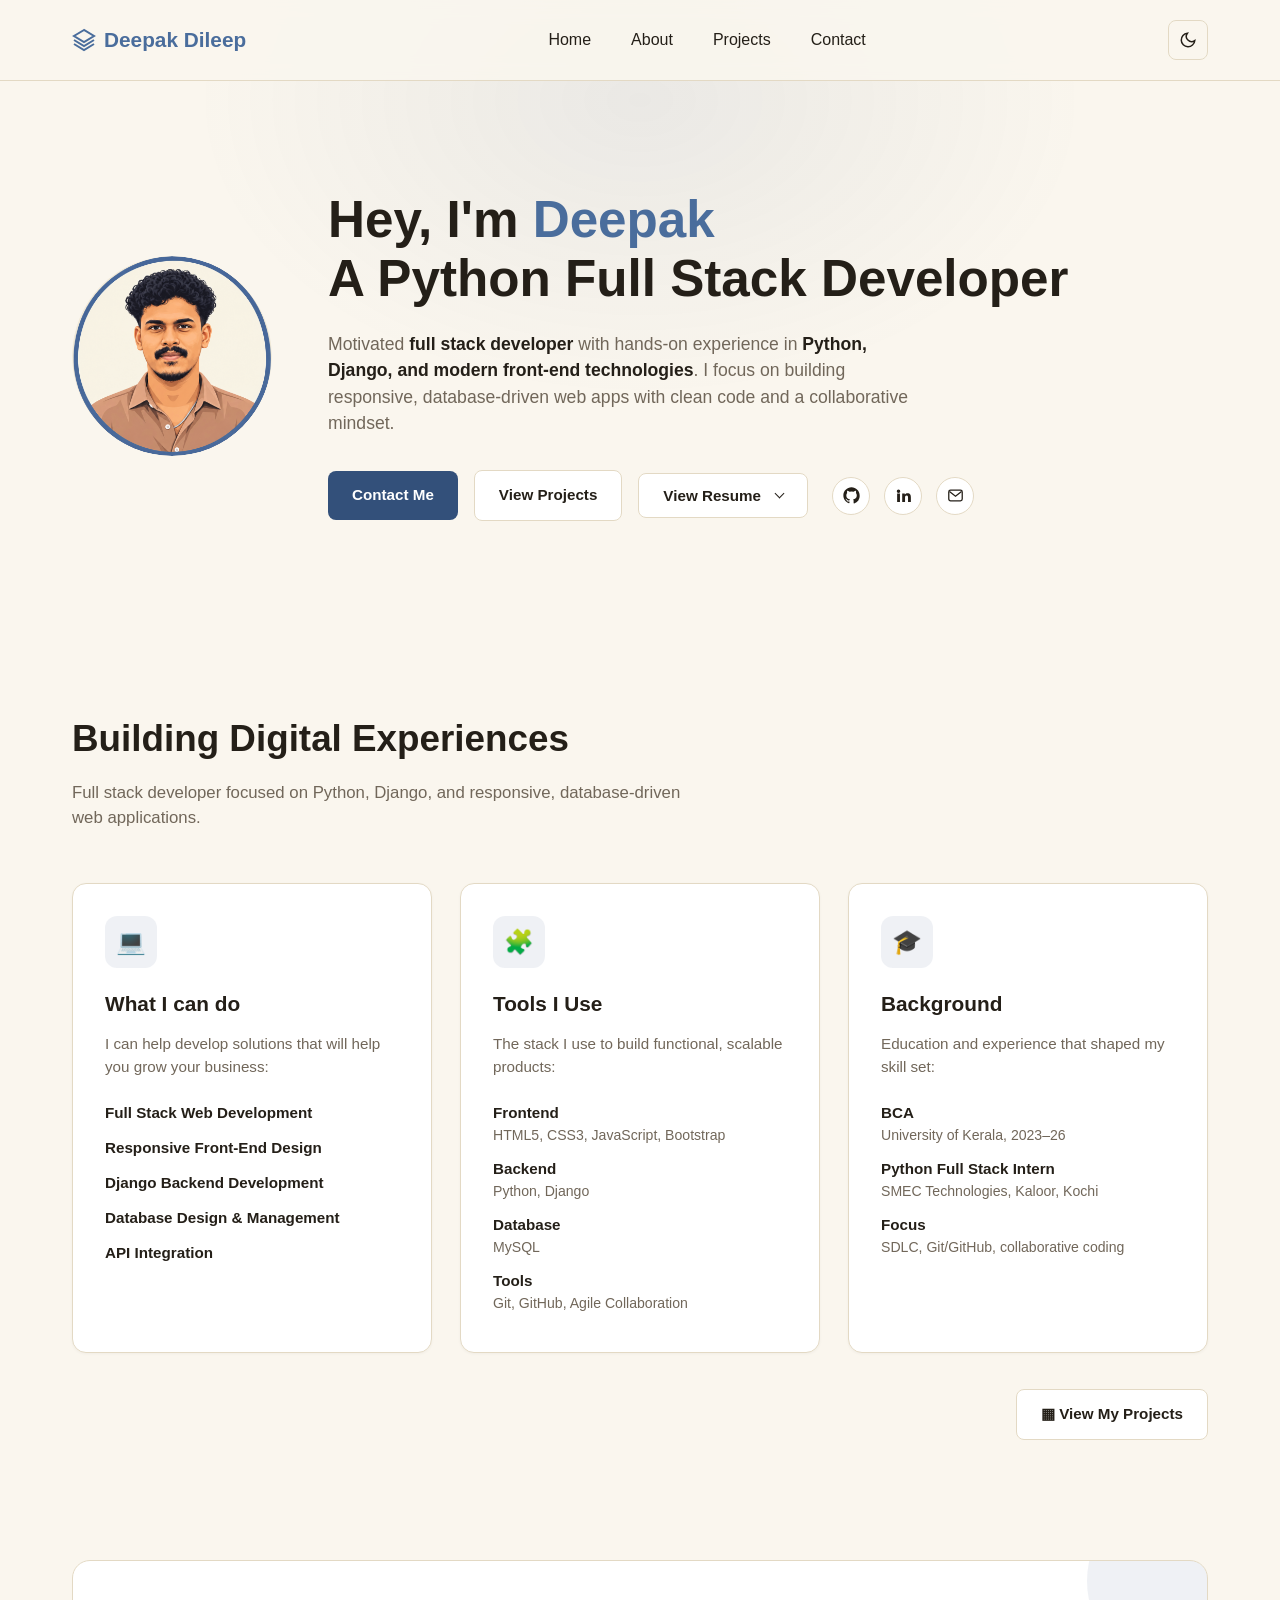
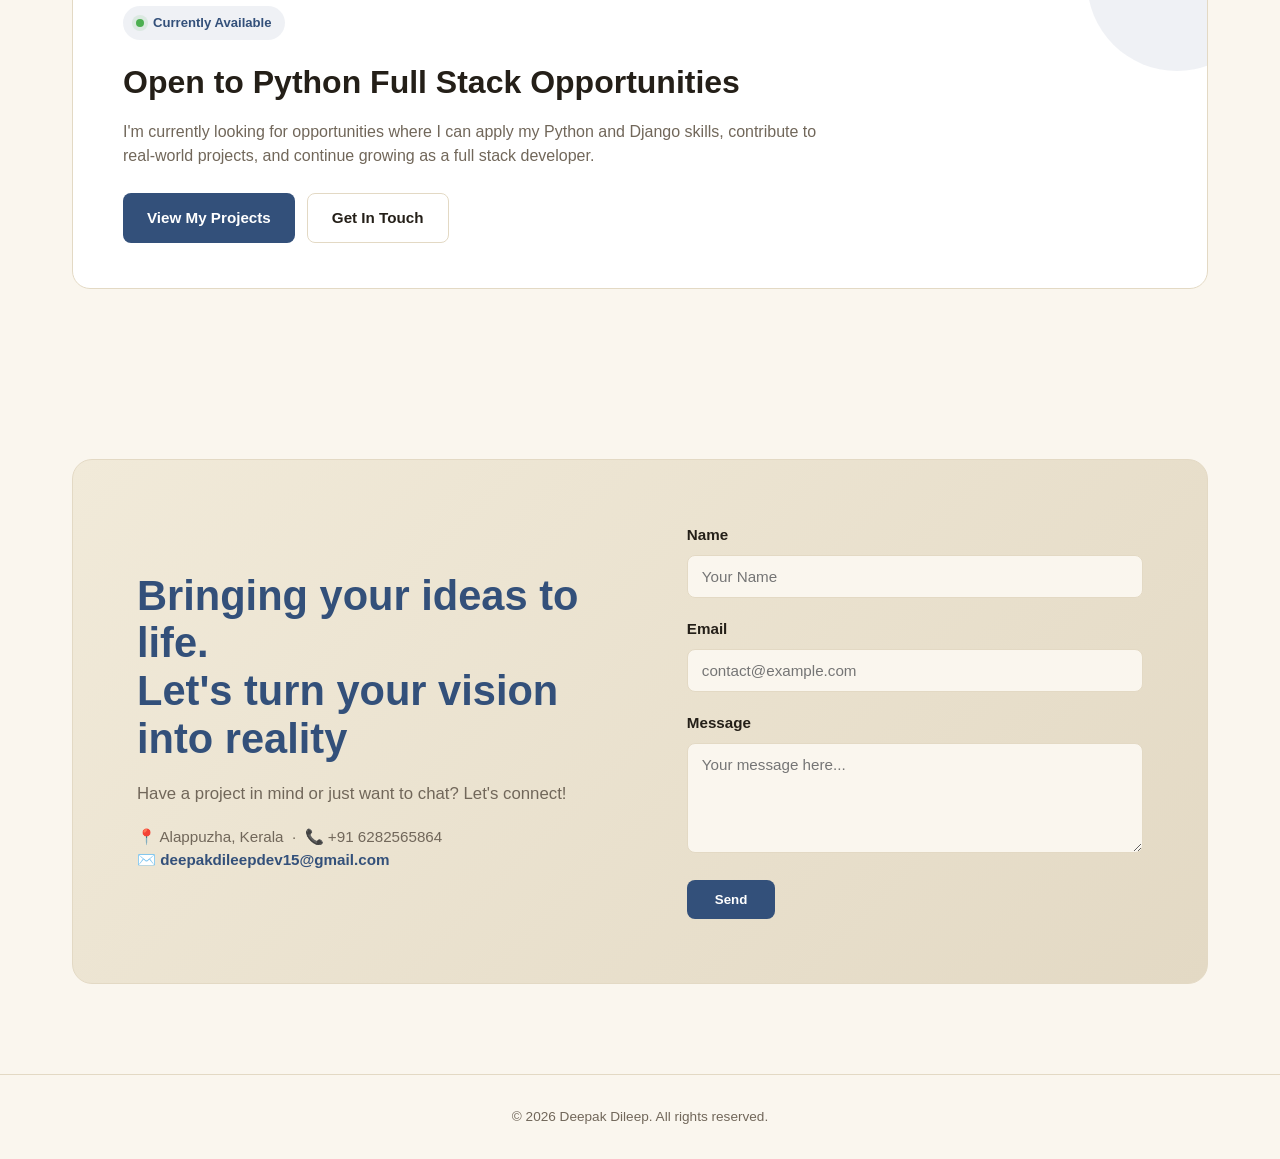
<file: index.html>
<!DOCTYPE html>
<html lang="en">
<head>
<meta charset="UTF-8">
<meta name="viewport" content="width=device-width, initial-scale=1.0">
<title>Deepak Dileep — Full Stack Developer</title>
<link rel="stylesheet" href="./style/style.css">
</head>
<body>
 
<header>
  <nav>
    <div class="logo">
      <svg viewBox="0 0 24 24" fill="none" stroke="currentColor" stroke-width="2"><path d="M12 2 2 8l10 6 10-6-10-6Z"/><path d="M2 16l10 6 10-6"/><path d="M2 12l10 6 10-6"/></svg>
      Deepak Dileep
    </div>
    <ul class="nav-links" id="navLinks">
      <li><a href="index.html#home">Home</a></li>
      <li><a href="about.html">About</a></li>
      <li><a href="projects.html">Projects</a></li>
      <li><a href="index.html#contact">Contact</a></li>
    </ul>
    <div style="display:flex; align-items:center; gap:10px;">
      <button class="theme-toggle" id="themeToggle" aria-label="Toggle theme">
        <svg viewBox="0 0 24 24" width="18" height="18" fill="none" stroke="currentColor" stroke-width="2"><path d="M21 12.79A9 9 0 1 1 11.21 3 7 7 0 0 0 21 12.79Z"/></svg>
      </button>
      <button class="nav-toggle" id="navToggle" aria-label="Menu">☰</button>
    </div>
  </nav>
</header>
 
<section class="hero" id="home">
  <div class="hero-avatar"><div>
    <img src="./contents/images/IMG_1479.PNG" alt="Deepak Dileep" class="hero-avatar-img">
  </div></div>
  <div>
    <h1>Hey, I'm <span class="accent">Deepak</span><br>A Python Full Stack Developer</h1>
    <p class="lead">Motivated <b>full stack developer</b> with hands-on experience in <b>Python, Django, and modern front-end technologies</b>. I focus on building responsive, database-driven web apps with clean code and a collaborative mindset.</p>
    <div class="hero-actions">
      <a href="index.html#contact" class="btn btn-primary">Contact Me</a>
      <a href="projects.html" class="btn btn-secondary">View Projects</a>
      <div class="resume-dropdown">
    <button class="btn btn-secondary resume-btn" id="resumeBtn">
        View Resume
        <span class="dropdown-arrow"></span>
    </button>
 
    <div class="resume-menu" id="resumeMenu">
        <a href="./contents/resume/mainresume.pdf" target="_blank">
            View Resume
        </a>
 
        <a href="./contents/resume/mainresume.pdf"
           download="Deepak-Dileep-Resume.pdf">
            Download PDF
        </a>
    </div>
</div>
      <div class="social-icons">
        <a href="https://github.com/deepak607" target="_blank" rel="noopener" aria-label="GitHub"><svg viewBox="0 0 24 24" fill="currentColor"><path d="M12 .5C5.65.5.5 5.65.5 12c0 5.08 3.29 9.39 7.86 10.91.57.1.78-.25.78-.55v-1.94c-3.2.7-3.87-1.36-3.87-1.36-.53-1.34-1.29-1.7-1.29-1.7-1.05-.72.08-.71.08-.71 1.17.08 1.78 1.2 1.78 1.2 1.03 1.78 2.71 1.26 3.37.97.1-.75.4-1.26.73-1.55-2.55-.29-5.24-1.28-5.24-5.68 0-1.26.45-2.28 1.19-3.08-.12-.29-.52-1.46.11-3.05 0 0 .97-.31 3.18 1.18a11.1 11.1 0 0 1 5.8 0c2.2-1.49 3.17-1.18 3.17-1.18.64 1.59.24 2.76.12 3.05.74.8 1.19 1.82 1.19 3.08 0 4.41-2.7 5.38-5.27 5.67.42.36.78 1.07.78 2.15v3.19c0 .3.21.66.79.55A10.51 10.51 0 0 0 23.5 12C23.5 5.65 18.35.5 12 .5Z"/></svg></a>
        <a href="https://www.linkedin.com/in/deepak-dileep-919067326" target="_blank" rel="noopener" aria-label="LinkedIn"><svg viewBox="0 0 24 24" fill="currentColor"><path d="M4.98 3.5a2.5 2.5 0 1 1 0 5 2.5 2.5 0 0 1 0-5ZM3 9h4v12H3V9Zm7 0h3.8v1.7h.05c.53-.98 1.83-2 3.77-2 4.03 0 4.78 2.5 4.78 5.8V21h-4v-5.8c0-1.4-.03-3.2-1.96-3.2-1.97 0-2.27 1.5-2.27 3.1V21h-4V9Z"/></svg></a>
        <a href="mailto:deepakdileepdev15@gmail.com" aria-label="Email"><svg viewBox="0 0 24 24" fill="none" stroke="currentColor" stroke-width="1.8"><rect x="2.5" y="4.5" width="19" height="15" rx="2.5"/><path d="M3.5 6.5 12 13l8.5-6.5"/></svg></a>
      </div>
    </div>
  </div>
</section>
 
<section class="panel" id="services">
  <h2 class="section-title">Building Digital Experiences</h2>
  <p class="section-sub">Full stack developer focused on Python, Django, and responsive, database-driven web applications.</p>
 
  <div class="card-grid">
    <div class="card">
      <div class="card-icon">💻</div>
      <h3>What I can do</h3>
      <p>I can help develop solutions that will help you grow your business:</p>
      <ul>
        <li>Full Stack Web Development</li>
        <li>Responsive Front-End Design</li>
        <li>Django Backend Development</li>
        <li>Database Design & Management</li>
        <li>API Integration</li>
      </ul>
    </div>
    <div class="card">
      <div class="card-icon">🧩</div>
      <h3>Tools I Use</h3>
      <p>The stack I use to build functional, scalable products:</p>
      <ul>
        <li>Frontend<span>HTML5, CSS3, JavaScript, Bootstrap</span></li>
        <li>Backend<span>Python, Django</span></li>
        <li>Database<span>MySQL</span></li>
        <li>Tools<span>Git, GitHub, Agile Collaboration</span></li>
      </ul>
    </div>
    <div class="card">
      <div class="card-icon">🎓</div>
      <h3>Background</h3>
      <p>Education and experience that shaped my skill set:</p>
      <ul>
        <li>BCA<span>University of Kerala, 2023–26</span></li>
        <li>Python Full Stack Intern<span>SMEC Technologies, Kaloor, Kochi</span></li>
        <li>Focus<span>SDLC, Git/GitHub, collaborative coding</span></li>
      </ul>
    </div>
  </div>
 
  <div class="view-projects-wrap">
    <a href="projects.html" class="btn btn-secondary">▦ View My Projects</a>
  </div>
</section>
 
<section class="availability-section">
    <div class="availability-content">
 
        <div class="availability-status">
            <span class="status-dot"></span>
            <span>Currently Available</span>
        </div>
 
        <h2>Open to Python Full Stack Opportunities</h2>
 
        <p>
            I'm currently looking for opportunities where I can apply my
            Python and Django skills, contribute to real-world projects,
            and continue growing as a full stack developer.
        </p>
 
        <div class="availability-actions">
            <a href="projects.html" class="btn btn-primary">
                View My Projects
            </a>
 
            <a href="index.html#contact" class="btn btn-secondary">
                Get In Touch
            </a>
        </div>
 
    </div>
</section>
 
<section class="panel" id="contact">
  <div class="contact-panel">
    <div class="contact-copy">
      <h2>Bringing your ideas to life.<br>Let's turn your vision into reality</h2>
      <p>Have a project in mind or just want to chat? Let's connect!</p>
      <p style="margin-top:20px; font-size:0.95rem;">
        📍 Alappuzha, Kerala &nbsp;·&nbsp; 📞 +91 6282565864<br>
        ✉️ <a href="mailto:deepakdileepdev15@gmail.com" style="color:var(--accent); font-weight:600;">deepakdileepdev15@gmail.com</a>
      </p>
    </div>
    <form action="https://formsubmit.co/deepakdileepdev15@gmail.com" method="POST" id="contactForm" target="hidden_iframe">
      <div class="field">
        <label for="name">Name</label>
        <input id="name" name="name" type="text" placeholder="Your Name" required>
      </div>
      <div class="field">
        <label for="email">Email</label>
        <input id="email" name="email" type="email" placeholder="contact@example.com" required>
      </div>
      <div class="field">
        <label for="message">Message</label>
        <textarea id="message" name="message" placeholder="Your message here..." required></textarea>
      </div>
        <input type="hidden" name="_captcha" value="false">
        <input type="hidden" name="_template" value="table">
        <button type="submit" class="send-btn">Send</button>
    </form>
    <iframe name="hidden_iframe" id="hidden_iframe" style="display:none;"></iframe>
 
    <div class="toast" id="toast">
      <div class="toast-icon" id="toastIcon"></div>
      <div class="toast-body">
        <p class="toast-title" id="toastTitle"></p>
        <p class="toast-message" id="toastMessage"></p>
      </div>
      <button class="toast-close" id="toastClose" aria-label="Close notification">&times;</button>
    </div>
  </div>
</section>
 
<footer>
  &copy; 2026 Deepak Dileep. All rights reserved.
</footer>
 
<script>
 
  // Resume dropdown
  const resumeBtn = document.getElementById("resumeBtn");
  const resumeMenu = document.getElementById("resumeMenu");
 
  resumeBtn.addEventListener("click", (event) => {
      event.stopPropagation();
 
      resumeMenu.classList.toggle("open");
      resumeBtn.classList.toggle("active");
  });
 
  document.addEventListener("click", () => {
      resumeMenu.classList.remove("open");
      resumeBtn.classList.remove("active");
  });
 
  // Mobile nav toggle
  const navToggle = document.getElementById('navToggle');
  const navLinks = document.getElementById('navLinks');
  navToggle.addEventListener('click', () => navLinks.classList.toggle('open'));
  navLinks.querySelectorAll('a').forEach(a => a.addEventListener('click', () => navLinks.classList.remove('open')));
 
  // Light/dark theme toggle (starts light, toggle switches to dark)
  const themeToggle = document.getElementById('themeToggle');
  const root = document.documentElement;
  let isDark = false;
  themeToggle.addEventListener('click', () => {
    isDark = !isDark;
    if(isDark){
      root.style.setProperty('--bg', '#191510');
      root.style.setProperty('--bg-soft', '#221c15');
      root.style.setProperty('--card', '#241f18');
      root.style.setProperty('--card-border', '#3a3226');
      root.style.setProperty('--text', '#faf6ee');
      root.style.setProperty('--text-dim', '#b9ad98');
      root.style.setProperty('--accent', '#6d93c4');
      root.style.setProperty('--accent-2', '#8fb0da');
      root.style.setProperty('--accent-soft', 'rgba(109,147,196,0.14)');
      root.style.setProperty('--header-bg', 'rgba(25,21,16,0.88)');
    } else {
      root.style.setProperty('--bg', '#faf6ee');
      root.style.setProperty('--bg-soft', '#f1ead9');
      root.style.setProperty('--card', '#ffffff');
      root.style.setProperty('--card-border', '#e3d9c4');
      root.style.setProperty('--text', '#241f18');
      root.style.setProperty('--text-dim', '#71675a');
      root.style.setProperty('--accent', '#33507a');
      root.style.setProperty('--accent-2', '#4a6d9c');
      root.style.setProperty('--accent-soft', 'rgba(51,80,122,0.08)');
      root.style.setProperty('--header-bg', 'rgba(250,246,238,0.88)');
    }
  });
 
  // Toast notification system (replaces native alert())
  const toast = document.getElementById('toast');
  const toastIcon = document.getElementById('toastIcon');
  const toastTitle = document.getElementById('toastTitle');
  const toastMessage = document.getElementById('toastMessage');
  const toastClose = document.getElementById('toastClose');
  let toastTimer = null;
 
  const icons = {
    success: '<svg viewBox="0 0 24 24" width="20" height="20" fill="none" stroke="currentColor" stroke-width="2.4" stroke-linecap="round" stroke-linejoin="round"><path d="M20 6 9 17l-5-5"/></svg>',
    error: '<svg viewBox="0 0 24 24" width="20" height="20" fill="none" stroke="currentColor" stroke-width="2.4" stroke-linecap="round" stroke-linejoin="round"><circle cx="12" cy="12" r="9"/><path d="M12 8v5"/><path d="M12 16h.01"/></svg>'
  };
 
  function showToast(type, title, message, duration = 5000) {
    toast.classList.remove('toast-success', 'toast-error');
    toast.classList.add(type === 'success' ? 'toast-success' : 'toast-error');
    toastIcon.innerHTML = icons[type];
    toastTitle.textContent = title;
    toastMessage.textContent = message;
 
    toast.classList.add('toast-show');
 
    clearTimeout(toastTimer);
    toastTimer = setTimeout(() => toast.classList.remove('toast-show'), duration);
  }
 
  toastClose.addEventListener('click', () => {
    clearTimeout(toastTimer);
    toast.classList.remove('toast-show');
  });
 
  // Contact form submission — uses a hidden iframe target instead of fetch()
  // so there's no CORS dependency on which domain FormSubmit thinks activated
  // the form. Works identically on localhost, GitHub Pages, your live domain, etc.
  const contactForm = document.getElementById('contactForm');
  const hiddenIframe = document.getElementById('hidden_iframe');
  const submitBtn = contactForm.querySelector('.send-btn');
  const originalBtnText = submitBtn.textContent;
  let formSubmitted = false;
 
  let sendFallbackTimer = null;
 
  contactForm.addEventListener('submit', () => {
    formSubmitted = true;
    submitBtn.disabled = true;
    submitBtn.textContent = 'Sending...';
 
    // Safety net: if the iframe never fires 'load' (rare, e.g. flaky network),
    // don't leave the button stuck forever.
    clearTimeout(sendFallbackTimer);
    sendFallbackTimer = setTimeout(() => {
      if (!formSubmitted) return;
      formSubmitted = false;
      submitBtn.disabled = false;
      submitBtn.textContent = originalBtnText;
      showToast('error', 'Taking longer than expected', 'If you don\'t hear back, please email me directly.');
    }, 12000);
  });
 
  hiddenIframe.addEventListener('load', () => {
    if (!formSubmitted) return; // ignore the iframe's initial blank load on page load
    clearTimeout(sendFallbackTimer);
    formSubmitted = false;
    submitBtn.disabled = false;
    submitBtn.textContent = originalBtnText;
    showToast('success', 'Message sent', 'Thanks for reaching out — I\'ll get back to you soon.');
    contactForm.reset();
  });
 
</script>
 
</body>
</html>
</file>
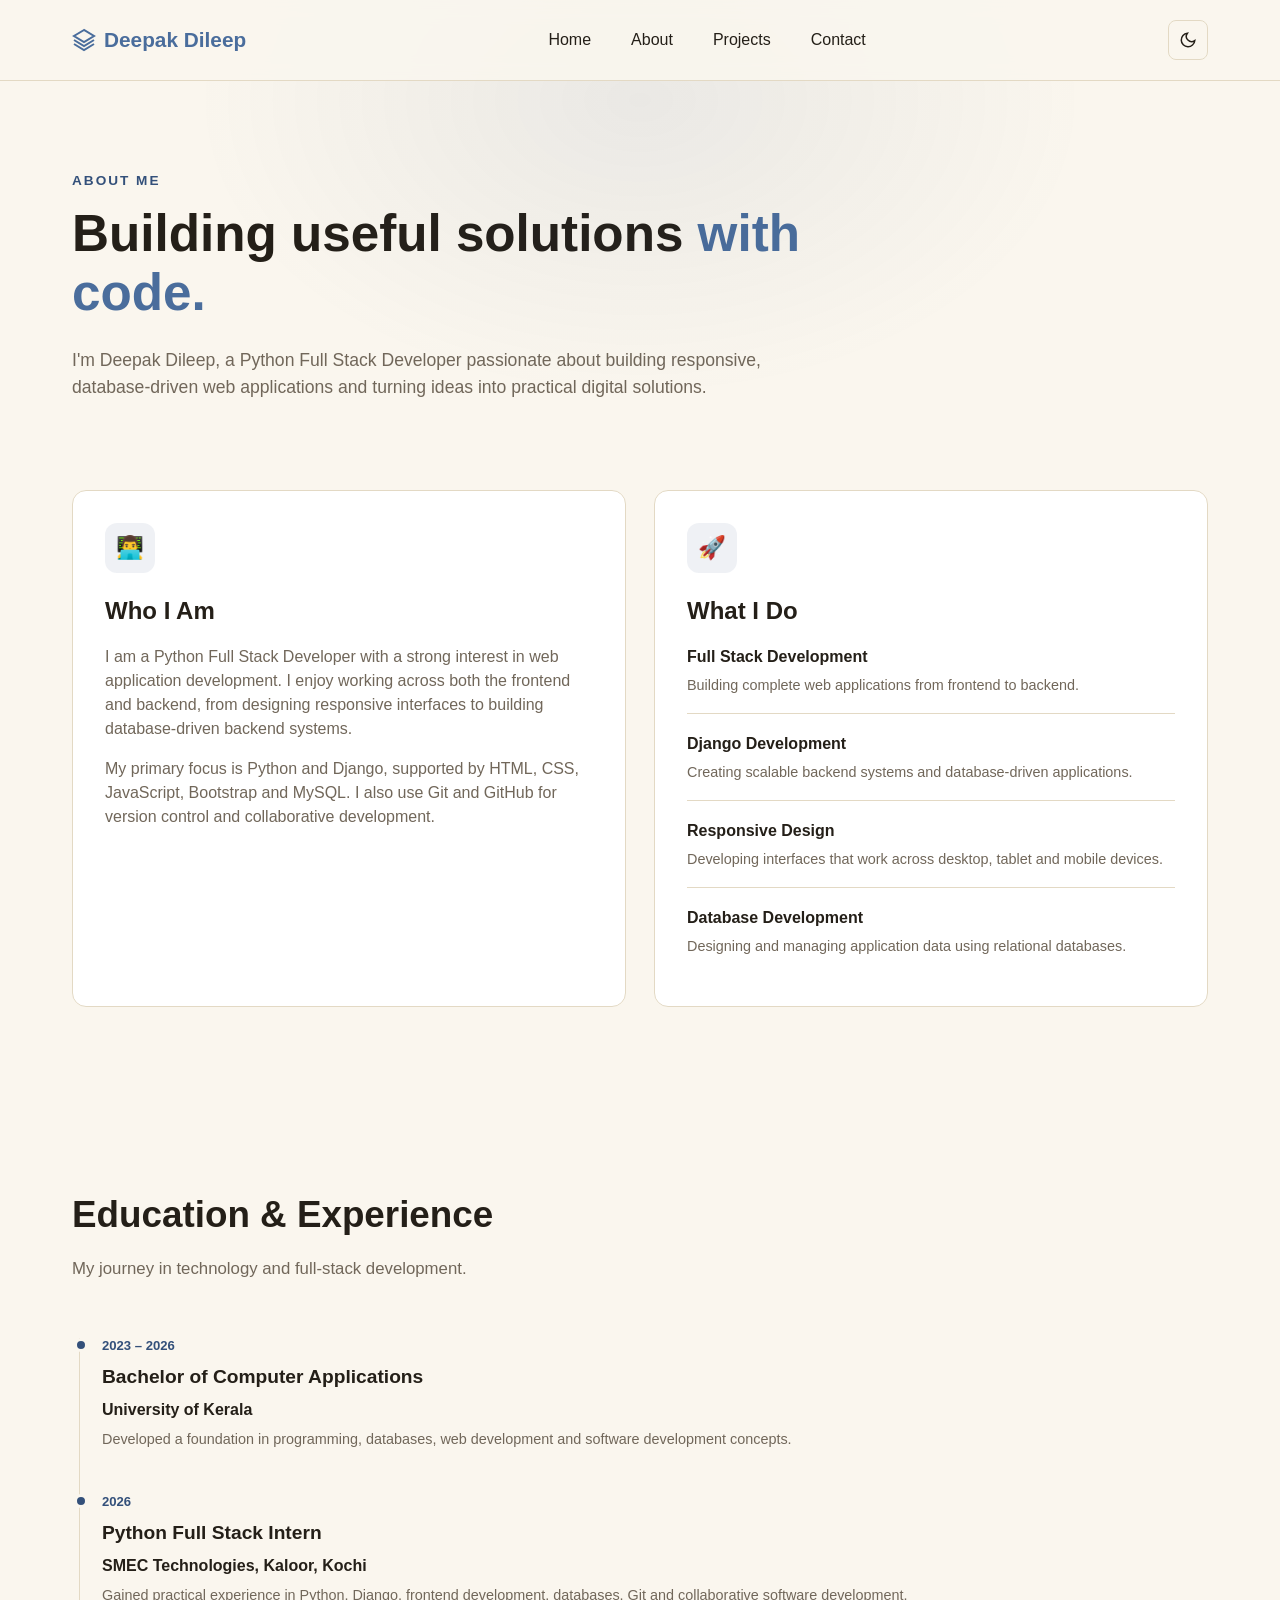
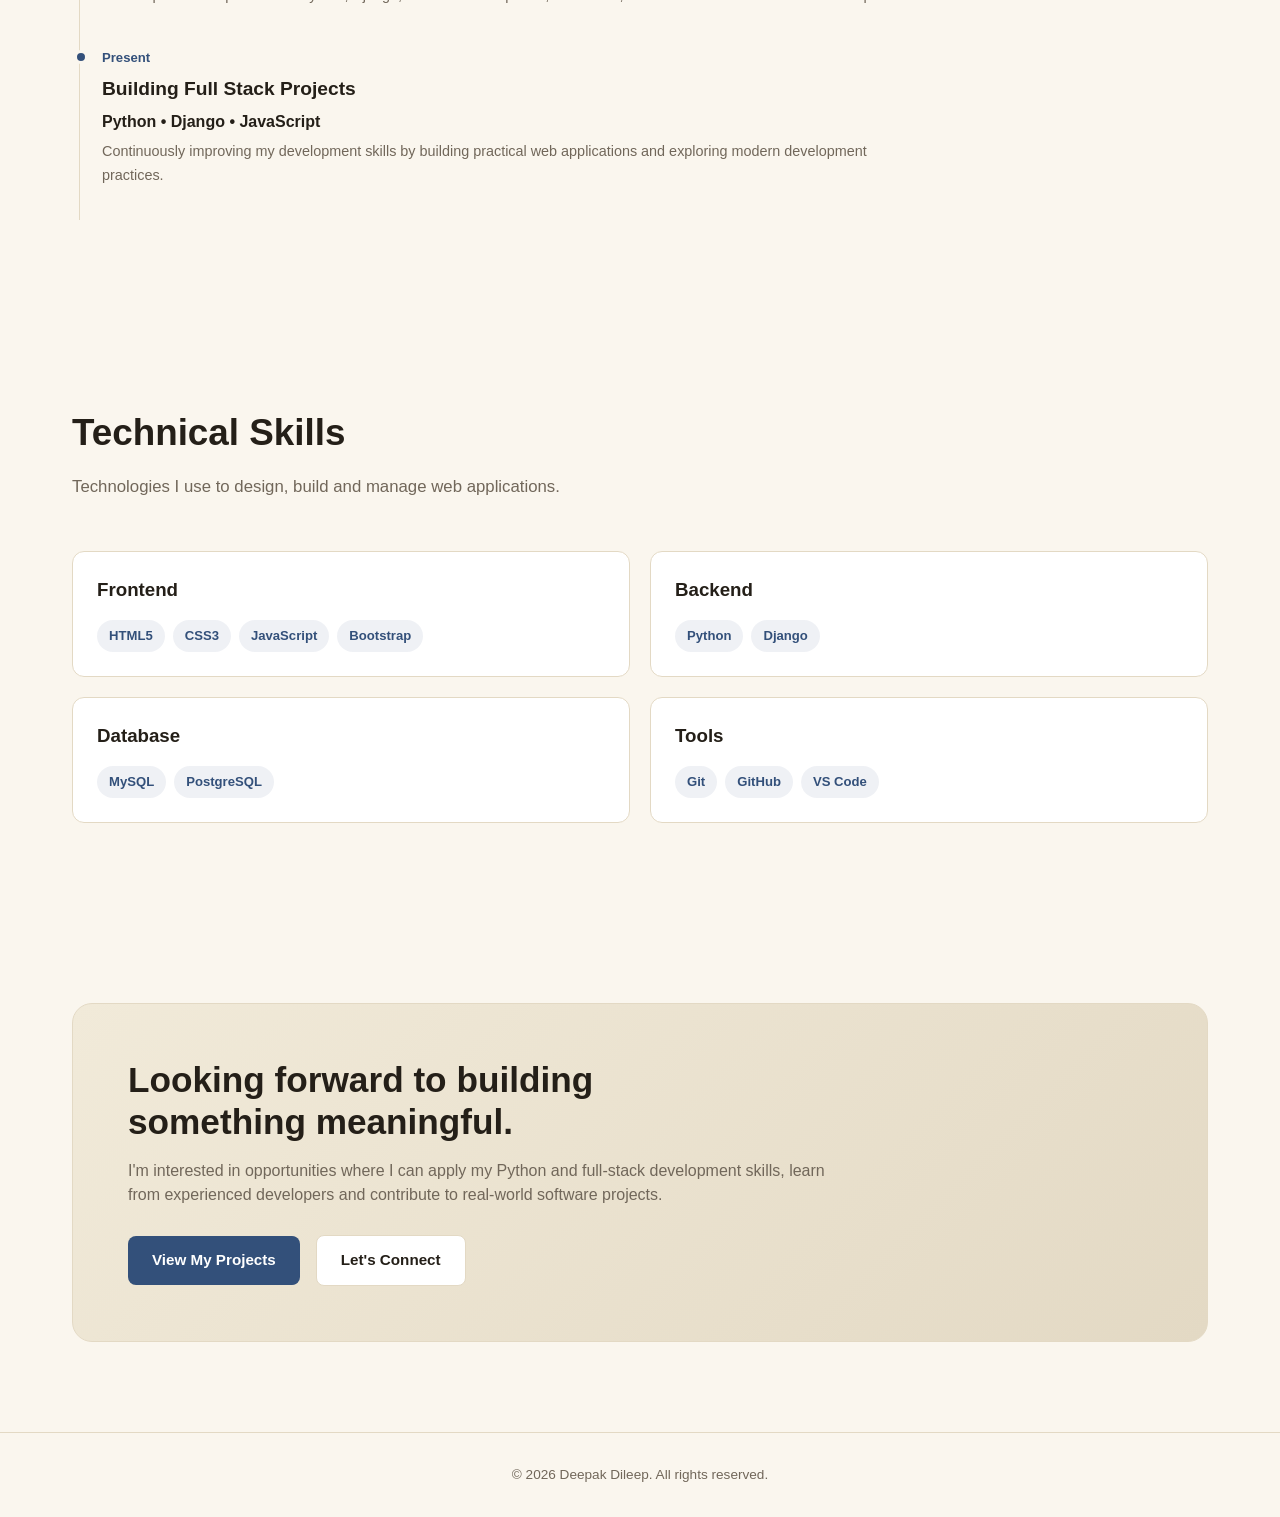
<file: about.html>
<!DOCTYPE html>
<html lang="en">
<head>
    <meta charset="UTF-8">
    <meta name="viewport" content="width=device-width, initial-scale=1.0">

    <title>About Me — Deepak Dileep</title>

    <link rel="stylesheet" href="./style/style.css">
</head>

<body>

<header>
    <nav>

        <div class="logo">
            <svg viewBox="0 0 24 24"
                 fill="none"
                 stroke="currentColor"
                 stroke-width="2">
                <path d="M12 2 2 8l10 6 10-6-10-6Z"/>
                <path d="M2 16l10 6 10-6"/>
                <path d="M2 12l10 6 10-6"/>
            </svg>

            Deepak Dileep
        </div>

        <ul class="nav-links">

            <li>
                <a href="index.html">Home</a>
            </li>

            <li>
                <a href="about.html">About</a>
            </li>

            <li>
                <a href="projects.html">Projects</a>
            </li>

            <li>
                <a href="index.html#contact">Contact</a>
            </li>

        </ul>

        <div style="display:flex; align-items:center; gap:10px;">

            <button class="theme-toggle"
                    id="themeToggle"
                    aria-label="Toggle theme">

                <svg viewBox="0 0 24 24"
                     width="18"
                     height="18"
                     fill="none"
                     stroke="currentColor"
                     stroke-width="2">

                    <path d="M21 12.79A9 9 0 1 1 11.21 3
                             7 7 0 0 0 21 12.79Z"/>

                </svg>

            </button>

            <button class="nav-toggle"
                    id="navToggle"
                    aria-label="Menu">
                ☰
            </button>

        </div>

    </nav>
</header>


<!-- ABOUT HERO -->

<section class="about-hero">

    <div>

        <p class="about-label">
            ABOUT ME
        </p>

        <h1>
            Building useful solutions
            <span class="accent">with code.</span>
        </h1>

        <p class="about-intro">
            I'm Deepak Dileep, a Python Full Stack Developer
            passionate about building responsive, database-driven
            web applications and turning ideas into practical
            digital solutions.
        </p>

    </div>

</section>


<!-- ABOUT CONTENT -->

<section class="panel about-section">

    <div class="about-grid">

        <!-- PROFILE -->

        <div class="about-card">

            <div class="about-icon">
                👨‍💻
            </div>

            <h2>Who I Am</h2>

            <p>
                I am a Python Full Stack Developer with a strong
                interest in web application development. I enjoy
                working across both the frontend and backend,
                from designing responsive interfaces to building
                database-driven backend systems.
            </p>

            <p>
                My primary focus is Python and Django, supported
                by HTML, CSS, JavaScript, Bootstrap and MySQL.
                I also use Git and GitHub for version control
                and collaborative development.
            </p>

        </div>


        <!-- CURRENT FOCUS -->

        <div class="about-card">

            <div class="about-icon">
                🚀
            </div>

            <h2>What I Do</h2>

            <ul class="about-list">

                <li>
                    <strong>Full Stack Development</strong>
                    <span>
                        Building complete web applications from
                        frontend to backend.
                    </span>
                </li>

                <li>
                    <strong>Django Development</strong>
                    <span>
                        Creating scalable backend systems and
                        database-driven applications.
                    </span>
                </li>

                <li>
                    <strong>Responsive Design</strong>
                    <span>
                        Developing interfaces that work across
                        desktop, tablet and mobile devices.
                    </span>
                </li>

                <li>
                    <strong>Database Development</strong>
                    <span>
                        Designing and managing application data
                        using relational databases.
                    </span>
                </li>

            </ul>

        </div>

    </div>

</section>


<!-- EDUCATION & EXPERIENCE -->

<section class="panel">

    <h2 class="section-title">
        Education & Experience
    </h2>

    <p class="section-sub">
        My journey in technology and full-stack development.
    </p>


    <div class="timeline">

        <div class="timeline-item">

            <div class="timeline-dot"></div>

            <div class="timeline-content">

                <span class="timeline-date">
                    2023 – 2026
                </span>

                <h3>
                    Bachelor of Computer Applications
                </h3>

                <p>
                    University of Kerala
                </p>

                <span>
                    Developed a foundation in programming,
                    databases, web development and software
                    development concepts.
                </span>

            </div>

        </div>


        <div class="timeline-item">

            <div class="timeline-dot"></div>

            <div class="timeline-content">

                <span class="timeline-date">
                    2026
                </span>

                <h3>
                    Python Full Stack Intern
                </h3>

                <p>
                    SMEC Technologies, Kaloor, Kochi
                </p>

                <span>
                    Gained practical experience in Python,
                    Django, frontend development, databases,
                    Git and collaborative software development.
                </span>

            </div>

        </div>


        <div class="timeline-item">

            <div class="timeline-dot"></div>

            <div class="timeline-content">

                <span class="timeline-date">
                    Present
                </span>

                <h3>
                    Building Full Stack Projects
                </h3>

                <p>
                    Python • Django • JavaScript
                </p>

                <span>
                    Continuously improving my development skills
                    by building practical web applications and
                    exploring modern development practices.
                </span>

            </div>

        </div>

    </div>

</section>


<!-- SKILLS -->

<section class="panel">

    <h2 class="section-title">
        Technical Skills
    </h2>

    <p class="section-sub">
        Technologies I use to design, build and manage web applications.
    </p>


    <div class="skills-grid">

        <div class="skill-box">
            <h3>Frontend</h3>

            <div class="skill-tags">
                <span>HTML5</span>
                <span>CSS3</span>
                <span>JavaScript</span>
                <span>Bootstrap</span>
            </div>
        </div>


        <div class="skill-box">
            <h3>Backend</h3>

            <div class="skill-tags">
                <span>Python</span>
                <span>Django</span>
            </div>
        </div>


        <div class="skill-box">
            <h3>Database</h3>

            <div class="skill-tags">
                <span>MySQL</span>
                <span>PostgreSQL</span>
            </div>
        </div>


        <div class="skill-box">
            <h3>Tools</h3>

            <div class="skill-tags">
                <span>Git</span>
                <span>GitHub</span>
                <span>VS Code</span>
            </div>
        </div>

    </div>

</section>


<!-- CAREER GOAL -->

<section class="panel">

    <div class="about-cta">

        <h2>
            Looking forward to building
            something meaningful.
        </h2>

        <p>
            I'm interested in opportunities where I can apply
            my Python and full-stack development skills, learn
            from experienced developers and contribute to
            real-world software projects.
        </p>

        <div class="hero-actions">

            <a href="projects.html"
               class="btn btn-primary">
                View My Projects
            </a>

            <a href="index.html#contact"
               class="btn btn-secondary">
                Let's Connect
            </a>

        </div>

    </div>

</section>


<footer>

    &copy; 2026 Deepak Dileep. All rights reserved.

</footer>


<script>

const navToggle =
    document.getElementById("navToggle");

const navLinks =
    document.querySelector(".nav-links");

navToggle.addEventListener("click", () => {
    navLinks.classList.toggle("open");
});


/* Theme */

const themeToggle =
    document.getElementById("themeToggle");

const root =
    document.documentElement;

let isDark = false;

themeToggle.addEventListener("click", () => {

    isDark = !isDark;

    if (isDark) {

        root.style.setProperty("--bg", "#191510");
        root.style.setProperty("--bg-soft", "#221c15");
        root.style.setProperty("--card", "#241f18");
        root.style.setProperty("--card-border", "#3a3226");
        root.style.setProperty("--text", "#faf6ee");
        root.style.setProperty("--text-dim", "#b9ad98");
        root.style.setProperty("--accent", "#6d93c4");
        root.style.setProperty("--accent-2", "#8fb0da");
        root.style.setProperty(
            "--accent-soft",
            "rgba(109,147,196,0.14)"
        );
        root.style.setProperty(
            "--header-bg",
            "rgba(25,21,16,0.88)"
        );

    } else {

        root.style.setProperty("--bg", "#faf6ee");
        root.style.setProperty("--bg-soft", "#f1ead9");
        root.style.setProperty("--card", "#ffffff");
        root.style.setProperty("--card-border", "#e3d9c4");
        root.style.setProperty("--text", "#241f18");
        root.style.setProperty("--text-dim", "#71675a");
        root.style.setProperty("--accent", "#33507a");
        root.style.setProperty("--accent-2", "#4a6d9c");
        root.style.setProperty(
            "--accent-soft",
            "rgba(51,80,122,0.08)"
        );
        root.style.setProperty(
            "--header-bg",
            "rgba(250,246,238,0.88)"
        );

    }

});

</script>

</body>
</html>
</file>
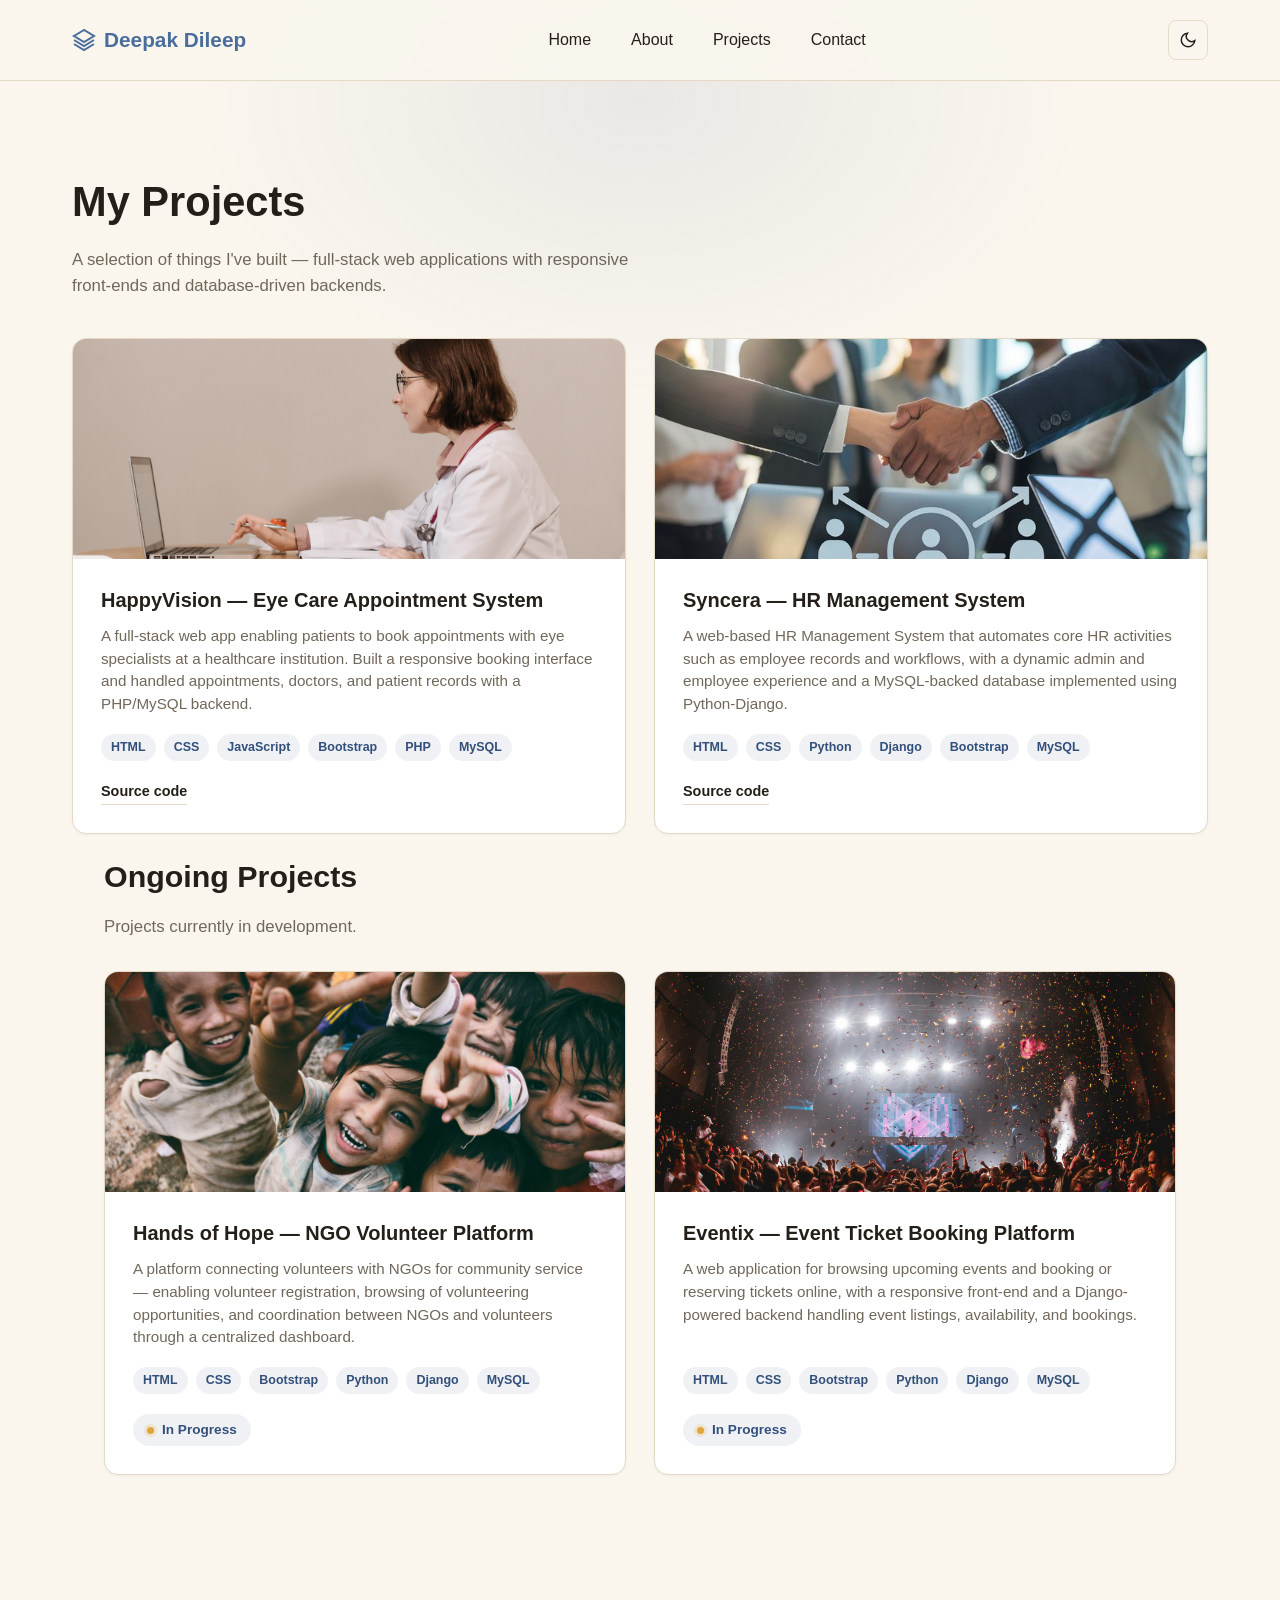
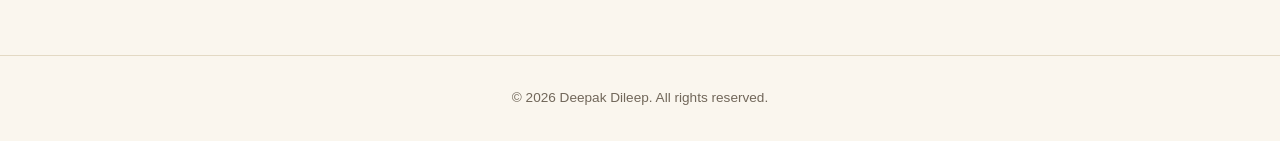
<file: projects.html>
<!DOCTYPE html>
<html lang="en">
<head>
<meta charset="UTF-8">
<meta name="viewport" content="width=device-width, initial-scale=1.0">
<title>Projects — Deepak Dileep</title>
<link rel="stylesheet" href="./style/style.css">
</head>
<body>

<header>
  <nav>
    <div class="logo">
      <svg viewBox="0 0 24 24" fill="none" stroke="currentColor" stroke-width="2"><path d="M12 2 2 8l10 6 10-6-10-6Z"/><path d="M2 16l10 6 10-6"/><path d="M2 12l10 6 10-6"/></svg>
      Deepak Dileep
    </div>
    <ul class="nav-links" id="navLinks">
      <li><a href="index.html#home">Home</a></li>
      <li><a href="about.html">About</a></li>
      <li><a href="projects.html">Projects</a></li>
      <li><a href="index.html#contact">Contact</a></li>
    </ul>
    <div style="display:flex; align-items:center; gap:10px;">
      <button class="theme-toggle" id="themeToggle" aria-label="Toggle theme">
        <svg viewBox="0 0 24 24" width="18" height="18" fill="none" stroke="currentColor" stroke-width="2"><path d="M21 12.79A9 9 0 1 1 11.21 3 7 7 0 0 0 21 12.79Z"/></svg>
      </button>
      <button class="nav-toggle" id="navToggle" aria-label="Menu">☰</button>
    </div>
  </nav>
</header>

<section class="projects-hero">
  <h1>My Projects</h1>
  <p>A selection of things I've built — full-stack web applications with responsive front-ends and database-driven backends.</p>
</section>

<section class="panel" style="padding-top:20px;">
  <div class="project-grid">

    <div class="project-card">
      <div class="project-thumb">
        <img src="./contents/images/pexels-pavel-danilyuk-5998487.jpg" alt="HappyVision Eye Care Appointment System">
      </div>
      <div class="project-body">
        <h3>HappyVision — Eye Care Appointment System</h3>
        <p>A full-stack web app enabling patients to book appointments with eye specialists at a healthcare institution. Built a responsive booking interface and handled appointments, doctors, and patient records with a PHP/MySQL backend.</p>
        <div class="project-tags">
          <span>HTML</span><span>CSS</span><span>JavaScript</span><span>Bootstrap</span><span>PHP</span><span>MySQL</span>
        </div>
        <div class="project-links">
          <a href="https://github.com/deepak607" target="_blank" rel="noopener">Source code</a>
        </div>
      </div>
    </div>

    <div class="project-card">
      <div class="project-thumb">
        <img src="./contents/images/Student Career Guidance Concept Art.jpg" alt="HappyVision Eye Care Appointment System">
      </div>
      <div class="project-body">
        <h3>Syncera — HR Management System</h3>
        <p>A web-based HR Management System that automates core HR activities such as employee records and workflows, with a dynamic admin and employee experience and a MySQL-backed database implemented using Python-Django.</p>
        <div class="project-tags">
          <span>HTML</span><span>CSS</span><span>Python</span><span>Django</span><span>Bootstrap</span><span>MySQL</span>
        </div>
        <div class="project-links">
          <a href="https://github.com/deepak607" target="_blank" rel="noopener">Source code</a>
        </div>
      </div>
    </div>

  </div>

  <section class="panel" style="padding-top:20px;">
  <h2 class="section-title" style="font-size:1.9rem;">Ongoing Projects</h2>
  <p class="section-sub" style="margin-bottom:32px;">Projects currently in development.</p>

  <div class="project-grid">

  <div class="project-card">
  <div class="project-thumb">
    <img src="./contents/images/larm-rmah-AEaTUnvneik-unsplash.jpg" alt="Hands of Hope — NGO Volunteer Platform">
  </div>
  <div class="project-body">
    <h3>Hands of Hope — NGO Volunteer Platform</h3>
    <p>A platform connecting volunteers with NGOs for community service — enabling volunteer registration, browsing of volunteering opportunities, and coordination between NGOs and volunteers through a centralized dashboard.</p>
    <div class="project-tags">
      <span>HTML</span><span>CSS</span><span>Bootstrap</span><span>Python</span><span>Django</span><span>MySQL</span>
    </div>
    <div class="project-links">
      <span class="status-badge status-progress">
        <span class="status-dot"></span>In Progress
      </span>
    </div>
  </div>
  </div>

  <div class="project-card">
  <div class="project-thumb">
    <img src="./contents/images/danny-howe-Hq9BwndSFAY-unsplash.jpg" alt="Eventix — Event Ticket Booking Platform">
  </div>
  <div class="project-body">
    <h3>Eventix — Event Ticket Booking Platform</h3>
    <p>A web application for browsing upcoming events and booking or reserving tickets online, with a responsive front-end and a Django-powered backend handling event listings, availability, and bookings.</p>
    <div class="project-tags">
      <span>HTML</span><span>CSS</span><span>Bootstrap</span><span>Python</span><span>Django</span><span>MySQL</span>
    </div>
    <div class="project-links">
      <span class="status-badge status-progress">
        <span class="status-dot"></span>In Progress
      </span>
    </div>
  </div>
  </div>

  </div>
</section>

</section>

<footer>
  &copy; 2026 Deepak Dileep. All rights reserved.
</footer>

<script>
  // Mobile nav toggle
  const navToggle = document.getElementById('navToggle');
  const navLinks = document.getElementById('navLinks');
  navToggle.addEventListener('click', () => navLinks.classList.toggle('open'));
  navLinks.querySelectorAll('a').forEach(a => a.addEventListener('click', () => navLinks.classList.remove('open')));

  // Light/dark theme toggle (starts light, toggle switches to dark)
  const themeToggle = document.getElementById('themeToggle');
  const root = document.documentElement;
  let isDark = false;
  themeToggle.addEventListener('click', () => {
    isDark = !isDark;
    if(isDark){
      root.style.setProperty('--bg', '#191510');
      root.style.setProperty('--bg-soft', '#221c15');
      root.style.setProperty('--card', '#241f18');
      root.style.setProperty('--card-border', '#3a3226');
      root.style.setProperty('--text', '#faf6ee');
      root.style.setProperty('--text-dim', '#b9ad98');
      root.style.setProperty('--accent', '#6d93c4');
      root.style.setProperty('--accent-2', '#8fb0da');
      root.style.setProperty('--accent-soft', 'rgba(109,147,196,0.14)');
      root.style.setProperty('--header-bg', 'rgba(25,21,16,0.88)');
    } else {
      root.style.setProperty('--bg', '#faf6ee');
      root.style.setProperty('--bg-soft', '#f1ead9');
      root.style.setProperty('--card', '#ffffff');
      root.style.setProperty('--card-border', '#e3d9c4');
      root.style.setProperty('--text', '#241f18');
      root.style.setProperty('--text-dim', '#71675a');
      root.style.setProperty('--accent', '#33507a');
      root.style.setProperty('--accent-2', '#4a6d9c');
      root.style.setProperty('--accent-soft', 'rgba(51,80,122,0.08)');
      root.style.setProperty('--header-bg', 'rgba(250,246,238,0.88)');
    }
  });
</script>

</body>
</html>
</file>
<file: style/style.css>
:root{
    --bg:#faf6ee;
    --bg-soft:#f1ead9;
    --card:#ffffff;
    --card-border:#e3d9c4;
    --text:#241f18;
    --text-dim:#71675a;
    --accent:#33507a;
    --accent-2:#4a6d9c;
    --accent-soft:rgba(51,80,122,0.08);
    --header-bg:rgba(250,246,238,0.88);
  }

  *{ margin:0; padding:0; box-sizing:border-box; }

  html{ scroll-behavior:smooth; }

  body{
    background:var(--bg);
    color:var(--text);
    font-family:'Segoe UI', Roboto, -apple-system, sans-serif;
    line-height:1.5;
    overflow-x:hidden;
  }

  a{ color:inherit; text-decoration:none; }
  ul{ list-style:none; }
  button{ font-family:inherit; cursor:pointer; border:none; }

  /* Background ambient glow */
  body::before{
    content:"";
    position:fixed;
    top:-200px; left:50%;
    transform:translateX(-50%);
    width:900px; height:600px;
    background:radial-gradient(ellipse at center, var(--accent-soft), transparent 70%);
    pointer-events:none;
    z-index:0;
  }

  .wrap{ max-width:1200px; margin:0 auto; padding:0 32px; }

  /* NAVBAR */
  header{
    position:sticky; top:0; z-index:50;
    background:var(--header-bg);
    backdrop-filter:blur(10px);
    border-bottom:1px solid var(--card-border);
  }
  nav{
    display:flex; align-items:center; justify-content:space-between;
    padding:20px 32px;
    max-width:1200px; margin:0 auto;
  }
  .logo{
    display:flex; align-items:center; gap:8px;
    font-size:1.3rem; font-weight:700;
    color:var(--accent-2);
  }
  .logo svg{ width:24px; height:24px; }
  .nav-links{
    display:flex; gap:40px;
    font-weight:500;
    color:var(--text);
  }
  .nav-links a{ transition:color .2s; }
  .nav-links a:hover{ color:var(--accent-2); }

  .theme-toggle{
    width:40px; height:40px;
    border:1px solid var(--card-border);
    border-radius:8px;
    background:transparent;
    color:var(--text);
    display:flex; align-items:center; justify-content:center;
    transition:border-color .2s, background .2s;
    cursor:pointer;
  }
  .theme-toggle:hover{ border-color:var(--accent); background:var(--accent-soft); }

  .nav-toggle{ display:none; cursor:pointer; }

  /* HERO */
  .hero{
    position:relative; z-index:1;
    padding:110px 32px 100px;
    max-width:1200px; margin:0 auto;
    display:flex; align-items:center; gap:56px;
  }
  .hero-avatar{
    flex-shrink:0;
    width:200px; height:200px;
    border-radius:50%;
    overflow:hidden;
}
.hero-avatar div{
    width:100%; height:100%;
    border-radius:50%;
    background:var(--bg-soft);
    overflow:hidden;
}
.hero-avatar-img{
    width:100%;
    height:100%;
    border-radius:50%;
    object-fit:cover;
    display:block;
}
  .hero h1{
    font-size:3.2rem;
    font-weight:800;
    line-height:1.15;
    margin-bottom:22px;
  }
  .hero h1 .accent{ color:var(--accent-2); }
  .hero p.lead{
    font-size:1.1rem;
    color:var(--text-dim);
    max-width:600px;
    margin-bottom:34px;
  }
  .hero p.lead b{ color:var(--text); }

  .hero-actions{
    display:flex; align-items:center; gap:16px; flex-wrap:wrap;
  }
  .btn{
    display:inline-flex; align-items:center; gap:8px;
    padding:13px 24px;
    border-radius:8px;
    font-weight:600;
    font-size:0.95rem;
    transition:transform .15s, box-shadow .15s, background .2s;
  }
  .btn-primary{
    background:var(--accent);
    color:#fff;
  }
  .btn-primary:hover{ background:var(--accent-2); transform:translateY(-2px); box-shadow:0 8px 20px rgba(51,80,122,0.25); }
  .btn-secondary{
    background:var(--card);
    border:1px solid var(--card-border);
    color:var(--text);
  }
  .btn-secondary:hover{ border-color:var(--accent); transform:translateY(-2px); }

  .social-icons{
    display:flex; gap:14px; margin-left:8px;
  }
  .social-icons a{
    width:38px; height:38px;
    border-radius:50%;
    display:flex; align-items:center; justify-content:center;
    background:var(--card);
    border:1px solid var(--card-border);
    transition:border-color .2s, transform .15s;
  }
  .social-icons a:hover{ border-color:var(--accent); transform:translateY(-2px); }
  .social-icons svg{ width:17px; height:17px; }

  /* resume actions */

  .resume-dropdown {
    position: relative;
}

.resume-btn {
    gap: 10px;
}

.dropdown-arrow {
    width: 7px;
    height: 7px;
    border-right: 1.5px solid currentColor;
    border-bottom: 1.5px solid currentColor;
    transform: rotate(45deg);
    margin-left: 5px;
    margin-top: -4px;
    transition: transform 0.2s ease;
}

.resume-btn.active .dropdown-arrow {
    transform: rotate(225deg);
    margin-top: 4px;
}

.resume-btn span {
    font-size: 1rem;
}

.resume-menu {
    position: absolute;
    top: calc(100% + 8px);
    left: 0;
    min-width: 180px;

    background: var(--card);
    border: 1px solid var(--card-border);
    border-radius: 10px;
    box-shadow: 0 10px 25px rgba(36, 31, 24, 0.12);

    padding: 6px;

    display: none;
    z-index: 100;
}

.resume-menu.open {
    display: block;
}

.resume-menu a {
    display: block;
    padding: 10px 12px;
    border-radius: 7px;
    font-size: 0.9rem;
    font-weight: 600;
    color: var(--text);
    transition: background 0.2s, color 0.2s;
}

.resume-menu a:hover {
    background: var(--accent-soft);
    color: var(--accent);
}

  .resume-actions {
    display: flex;
    gap: 10px;
    flex-wrap: wrap;
}

  /* SECTION SHARED */
  section.panel{
    position:relative; z-index:1;
    padding:90px 32px;
    max-width:1200px; margin:0 auto;
  }
  .section-title{
    font-size:2.3rem;
    font-weight:800;
    margin-bottom:14px;
  }
  .section-sub{
    color:var(--text-dim);
    font-size:1.05rem;
    max-width:640px;
    margin-bottom:52px;
  }

  /* CARDS */
  .card-grid{
    display:grid;
    grid-template-columns:repeat(3, 1fr);
    gap:28px;
  }
  .card{
    background:var(--card);
    border:1px solid var(--card-border);
    border-radius:14px;
    padding:32px;
    transition:transform .2s, border-color .2s, box-shadow .2s;
    box-shadow:0 1px 3px rgba(36,31,24,0.04);
  }
  .card:hover{ transform:translateY(-6px); border-color:var(--accent); box-shadow:0 12px 28px rgba(36,31,24,0.08); }
  .card-icon{
    width:52px; height:52px;
    border-radius:12px;
    background:var(--accent-soft);
    display:flex; align-items:center; justify-content:center;
    margin-bottom:20px;
    font-size:1.5rem;
  }
  .card h3{ font-size:1.3rem; margin-bottom:14px; }
  .card p{ color:var(--text-dim); font-size:0.95rem; margin-bottom:18px; }
  .card ul li{
    color:var(--text);
    font-weight:600;
    font-size:0.95rem;
    padding:6px 0;
  }
  .card ul li span{ color:var(--text-dim); font-weight:400; display:block; font-size:0.88rem; }

  .view-projects-wrap{ text-align:right; margin-top:36px; }

  /* PROJECT CARDS (projects.html) */
  .project-grid{
    display:grid;
    grid-template-columns:repeat(2, 1fr);
    gap:28px;
  }
  .project-card{
    background:var(--card);
    border:1px solid var(--card-border);
    border-radius:14px;
    overflow:hidden;
    transition:transform .2s, border-color .2s, box-shadow .2s;
    box-shadow:0 1px 3px rgba(36,31,24,0.04);
    display:flex; flex-direction:column;
  }
  .project-card:hover{ transform:translateY(-6px); border-color:var(--accent); box-shadow:0 12px 28px rgba(36,31,24,0.08); }
  .project-thumb {
    height: 220px;
    overflow: hidden;
    background: var(--bg-soft);
}

.project-thumb img {
    width: 100%;
    height: 100%;
    display: block;
    object-fit: cover;
    transition: transform 0.4s ease;
}

.project-card:hover .project-thumb img {
    transform: scale(1.05);
}
  .project-body{ padding:26px 28px 28px; display:flex; flex-direction:column; flex:1; }
  .project-body h3{ font-size:1.25rem; margin-bottom:10px; }
  .project-body p{ color:var(--text-dim); font-size:0.95rem; margin-bottom:18px; flex:1; }
  .project-tags{ display:flex; flex-wrap:wrap; gap:8px; margin-bottom:20px; }
  .project-tags span{
    font-size:0.78rem;
    font-weight:600;
    color:var(--accent);
    background:var(--accent-soft);
    padding:4px 10px;
    border-radius:999px;
  }
  .project-links{ display:flex; gap:14px; }
  .project-links a{
    font-size:0.9rem;
    font-weight:600;
    color:var(--text);
    border-bottom:1px solid var(--card-border);
    padding-bottom:2px;
    transition:border-color .2s, color .2s;
  }
  .project-links a:hover{ color:var(--accent); border-color:var(--accent); }

  .projects-hero{
    padding:90px 32px 20px;
    max-width:1200px; margin:0 auto;
  }
  .projects-hero h1{ font-size:2.6rem; font-weight:800; margin-bottom:14px; }
  .projects-hero p{ color:var(--text-dim); font-size:1.05rem; max-width:600px; }

  .project-thumb-placeholder{
  display:flex;
  align-items:center;
  justify-content:center;
  background:linear-gradient(135deg, var(--bg-soft), var(--accent-soft));
}
.thumb-icon{
  font-size:3.5rem;
}

.status-badge{
  display:inline-flex;
  align-items:center;
  gap:8px;
  font-size:0.85rem;
  font-weight:700;
  padding:6px 14px;
  border-radius:999px;
}
.status-progress{
  background:var(--accent-soft);
  color:var(--accent);
}
.status-progress .status-dot{
  width:7px; height:7px;
  border-radius:50%;
  background:#e0a638;
  box-shadow:0 0 0 3px rgba(224,166,56,0.18);
}

  /* CONTACT */
  .contact-panel{
    background:linear-gradient(135deg, var(--bg-soft), var(--card-border));
    border:1px solid var(--card-border);
    border-radius:20px;
    padding:64px;
    display:grid;
    grid-template-columns:1.1fr 1fr;
    gap:48px;
    align-items:center;
    overflow:hidden;
    position:relative;
  }
  .contact-copy h2{
    font-size:2.6rem;
    font-weight:800;
    color:var(--accent);
    line-height:1.15;
    margin-bottom:18px;
  }
  .contact-copy p{ color:var(--text-dim); font-size:1.05rem; }

  form{ display:flex; flex-direction:column; gap:20px; }
  .field label{
    display:block; font-weight:600; margin-bottom:8px; font-size:0.95rem;
  }
  .field input, .field textarea{
    width:100%;
    background:var(--bg);
    border:1px solid var(--card-border);
    border-radius:8px;
    padding:12px 14px;
    color:var(--text);
    font-size:0.95rem;
    font-family:inherit;
    transition:border-color .2s;
  }
  .field input:focus, .field textarea:focus{
    outline:none; border-color:var(--accent);
  }
  .field textarea{ min-height:110px; resize:vertical; }
  .send-btn{
    align-self:flex-start;
    background:var(--accent);
    color:#fff;
    padding:12px 28px;
    border-radius:8px;
    font-weight:700;
  }
  .send-btn:hover{ background:var(--accent-2); }

/* =========================
   CURRENTLY AVAILABLE
========================= */

.availability-section {
    max-width: 1200px;
    margin: 0 auto;
    padding: 30px 32px 80px;
}

.availability-content {
    position: relative;
    overflow: hidden;

    background: var(--card);
    border: 1px solid var(--card-border);
    border-radius: 18px;

    padding: 45px 50px;
}

.availability-content::before {
    content: "";
    position: absolute;

    width: 180px;
    height: 180px;

    right: -60px;
    top: -70px;

    border-radius: 50%;

    background: var(--accent-soft);
}

.availability-status {
    position: relative;

    display: inline-flex;
    align-items: center;
    gap: 9px;

    padding: 7px 13px;

    border-radius: 999px;

    background: var(--accent-soft);
    color: var(--accent);

    font-size: 0.82rem;
    font-weight: 700;

    margin-bottom: 18px;
}

.status-dot {
    width: 8px;
    height: 8px;

    border-radius: 50%;

    background: #4caf50;

    box-shadow: 0 0 0 4px rgba(76, 175, 80, 0.12);
}

.availability-content h2 {
    position: relative;

    font-size: 2rem;
    font-weight: 800;

    margin-bottom: 14px;
}

.availability-content p {
    position: relative;

    max-width: 700px;

    color: var(--text-dim);

    font-size: 1rem;

    margin-bottom: 25px;
}

.availability-actions {
    position: relative;

    display: flex;
    gap: 12px;
    flex-wrap: wrap;
}

  footer{
    text-align:center;
    padding:32px;
    color:var(--text-dim);
    font-size:0.85rem;
    border-top:1px solid var(--card-border);
  }

  /* about page */
 .about-hero {
    max-width: 1200px;
    margin: 0 auto;
    padding: 90px 32px 50px;
}

.about-label {
    color: var(--accent);
    font-size: 0.85rem;
    font-weight: 700;
    letter-spacing: 2px;
    margin-bottom: 14px;
}

.about-hero h1 {
    max-width: 750px;
    font-size: 3.2rem;
    line-height: 1.15;
    font-weight: 800;
    margin-bottom: 24px;
}

.about-hero h1 .accent {
    color: var(--accent-2);
}

.about-intro {
    max-width: 700px;
    color: var(--text-dim);
    font-size: 1.1rem;
}

.about-section {
    padding-top: 40px !important;
}

.about-grid {
    display: grid;
    grid-template-columns: 1fr 1fr;
    gap: 28px;
}

.about-card {
    background: var(--card);
    border: 1px solid var(--card-border);
    border-radius: 14px;
    padding: 32px;
    transition: 0.2s;
}

.about-card:hover {
    transform: translateY(-5px);
    border-color: var(--accent);
    box-shadow: 0 12px 28px rgba(36, 31, 24, 0.08);
}

.about-icon {
    width: 50px;
    height: 50px;
    border-radius: 12px;
    background: var(--accent-soft);
    display: flex;
    align-items: center;
    justify-content: center;
    font-size: 1.4rem;
    margin-bottom: 20px;
}

.about-card h2 {
    font-size: 1.5rem;
    margin-bottom: 16px;
}

.about-card p {
    color: var(--text-dim);
    margin-bottom: 16px;
}

.about-list {
    display: flex;
    flex-direction: column;
    gap: 18px;
}

.about-list li {
    padding-bottom: 16px;
    border-bottom: 1px solid var(--card-border);
}

.about-list li:last-child {
    border-bottom: none;
}

.about-list strong {
    display: block;
    margin-bottom: 4px;
}

.about-list span {
    color: var(--text-dim);
    font-size: 0.9rem;
}


/* TIMELINE */

.timeline {
    position: relative;
    max-width: 850px;
    margin-top: 30px;
    padding-left: 30px;
}

.timeline::before {
    content: "";
    position: absolute;
    left: 7px;
    top: 5px;
    bottom: 5px;
    width: 1px;
    background: var(--card-border);
}

.timeline-item {
    position: relative;
    padding-bottom: 38px;
}

.timeline-dot {
    position: absolute;
    left: -28px;
    top: 5px;
    width: 14px;
    height: 14px;
    border-radius: 50%;
    background: var(--accent);
    border: 3px solid var(--bg);
}

.timeline-date {
    color: var(--accent);
    font-size: 0.82rem;
    font-weight: 700;
}

.timeline-content h3 {
    margin: 6px 0;
    font-size: 1.2rem;
}

.timeline-content p {
    font-weight: 600;
    margin-bottom: 5px;
}

.timeline-content span:last-child {
    color: var(--text-dim);
    font-size: 0.9rem;
}


/* SKILLS */

.skills-grid {
    display: grid;
    grid-template-columns: repeat(2, 1fr);
    gap: 20px;
}

.skill-box {
    background: var(--card);
    border: 1px solid var(--card-border);
    border-radius: 12px;
    padding: 24px;
}

.skill-box h3 {
    margin-bottom: 16px;
}

.skill-tags {
    display: flex;
    flex-wrap: wrap;
    gap: 8px;
}

.skill-tags span {
    padding: 6px 12px;
    border-radius: 999px;
    background: var(--accent-soft);
    color: var(--accent);
    font-size: 0.82rem;
    font-weight: 600;
}


/* CTA */

.about-cta {
    background: linear-gradient(
        135deg,
        var(--bg-soft),
        var(--card-border)
    );

    border: 1px solid var(--card-border);
    border-radius: 20px;
    padding: 55px;
}

.about-cta h2 {
    max-width: 650px;
    font-size: 2.2rem;
    line-height: 1.2;
    margin-bottom: 16px;
}

.about-cta p {
    max-width: 700px;
    color: var(--text-dim);
    margin-bottom: 28px;
}
  /* RESPONSIVE */
  @media (max-width:900px){
    .card-grid{ grid-template-columns:1fr; }
    .project-grid{ grid-template-columns:1fr; }
    .contact-panel{ grid-template-columns:1fr; padding:40px; }
    .hero{ flex-direction:column; text-align:center; padding-top:70px; }
    .hero h1{ font-size:2.3rem; }
    .hero-actions{ justify-content:center; }
  }
  @media (max-width:640px){
    .nav-links{
      position:fixed; top:73px; left:0; right:0;
      background:var(--bg-soft);
      flex-direction:column;
      padding:20px 32px;
      border-bottom:1px solid var(--card-border);
      display:none;
      gap:18px;
    }
    .nav-links.open{ display:flex; }
    .nav-toggle{
      display:flex; align-items:center; justify-content:center;
      width:38px; height:38px;
      border:1px solid var(--card-border);
      border-radius:8px;
      background:transparent;
      color:var(--text);
    }
    .hero-avatar{ width:150px; height:150px; }
    .section-title{ font-size:1.8rem; }
    .contact-copy h2{ font-size:1.9rem; }

    .about-hero {
        padding: 65px 24px 35px;
    }

    .about-hero h1 {
        font-size: 2.3rem;
    }

    .about-grid {
        grid-template-columns: 1fr;
    }

    .skills-grid {
        grid-template-columns: 1fr;
    }

    .about-cta {
        padding: 32px 24px;
    }

    .about-cta h2 {
        font-size: 1.8rem;
    }
    .availability-section {
        padding: 20px 24px 60px;
    }

    .availability-content {
        padding: 32px 25px;
    }

    .availability-content h2 {
        font-size: 1.6rem;
    }

    .availability-content p {
        font-size: 0.95rem;
    }

    .availability-actions {
        flex-direction: column;
    }

    .availability-actions .btn {
        justify-content: center;
    }

  }

  /* =========================
   CUSTOM SCROLLBAR
========================= */
                                    
::-webkit-scrollbar {
    width: 8px;
}

::-webkit-scrollbar-track {
    background: transparent;
}

::-webkit-scrollbar-thumb {
    background: var(--card-border);
    border-radius: 20px;

    transition: background 0.3s ease;
}

::-webkit-scrollbar-thumb:hover {
    background: var(--accent);
}

  .toast {
    position: fixed;
    bottom: 28px;
    right: 28px;
    z-index: 999;
    display: flex;
    align-items: flex-start;
    gap: 12px;
    max-width: 380px;
    padding: 16px 18px;
    background: var(--card, #fff);
    border: 1px solid var(--card-border, #e3d9c4);
    border-left: 4px solid var(--accent, #33507a);
    border-radius: 10px;
    box-shadow: 0 12px 32px rgba(0,0,0,0.16), 0 2px 8px rgba(0,0,0,0.08);
    opacity: 0;
    transform: translateY(16px) scale(0.98);
    pointer-events: none;
    transition: opacity 0.25s ease, transform 0.25s ease;
  }
  .toast.toast-show {
    opacity: 1;
    transform: translateY(0) scale(1);
    pointer-events: auto;
  }
  .toast-error { border-left-color: #c14545; }
  .toast-icon {
    flex-shrink: 0;
    display: flex;
    align-items: center;
    justify-content: center;
    width: 34px;
    height: 34px;
    border-radius: 50%;
    background: var(--accent-soft, rgba(51,80,122,0.08));
    color: var(--accent, #33507a);
  }
  .toast-error .toast-icon {
    background: rgba(193,69,69,0.12);
    color: #c14545;
  }
  .toast-body { flex: 1; min-width: 0; }
  .toast-title {
    margin: 0 0 2px;
    font-size: 0.95rem;
    font-weight: 700;
    color: var(--text, #241f18);
  }
  .toast-message {
    margin: 0;
    font-size: 0.85rem;
    line-height: 1.4;
    color: var(--text-dim, #71675a);
  }
  .toast-close {
    flex-shrink: 0;
    background: none;
    border: none;
    cursor: pointer;
    font-size: 1.2rem;
    line-height: 1;
    color: var(--text-dim, #71675a);
    padding: 2px 4px;
    border-radius: 4px;
    transition: background 0.15s ease, color 0.15s ease;
  }
  .toast-close:hover {
    background: var(--accent-soft, rgba(51,80,122,0.08));
    color: var(--text, #241f18);
  }
  @media (max-width: 480px) {
    .toast {
      left: 16px;
      right: 16px;
      bottom: 16px;
      max-width: none;
    }
  }
</file>
